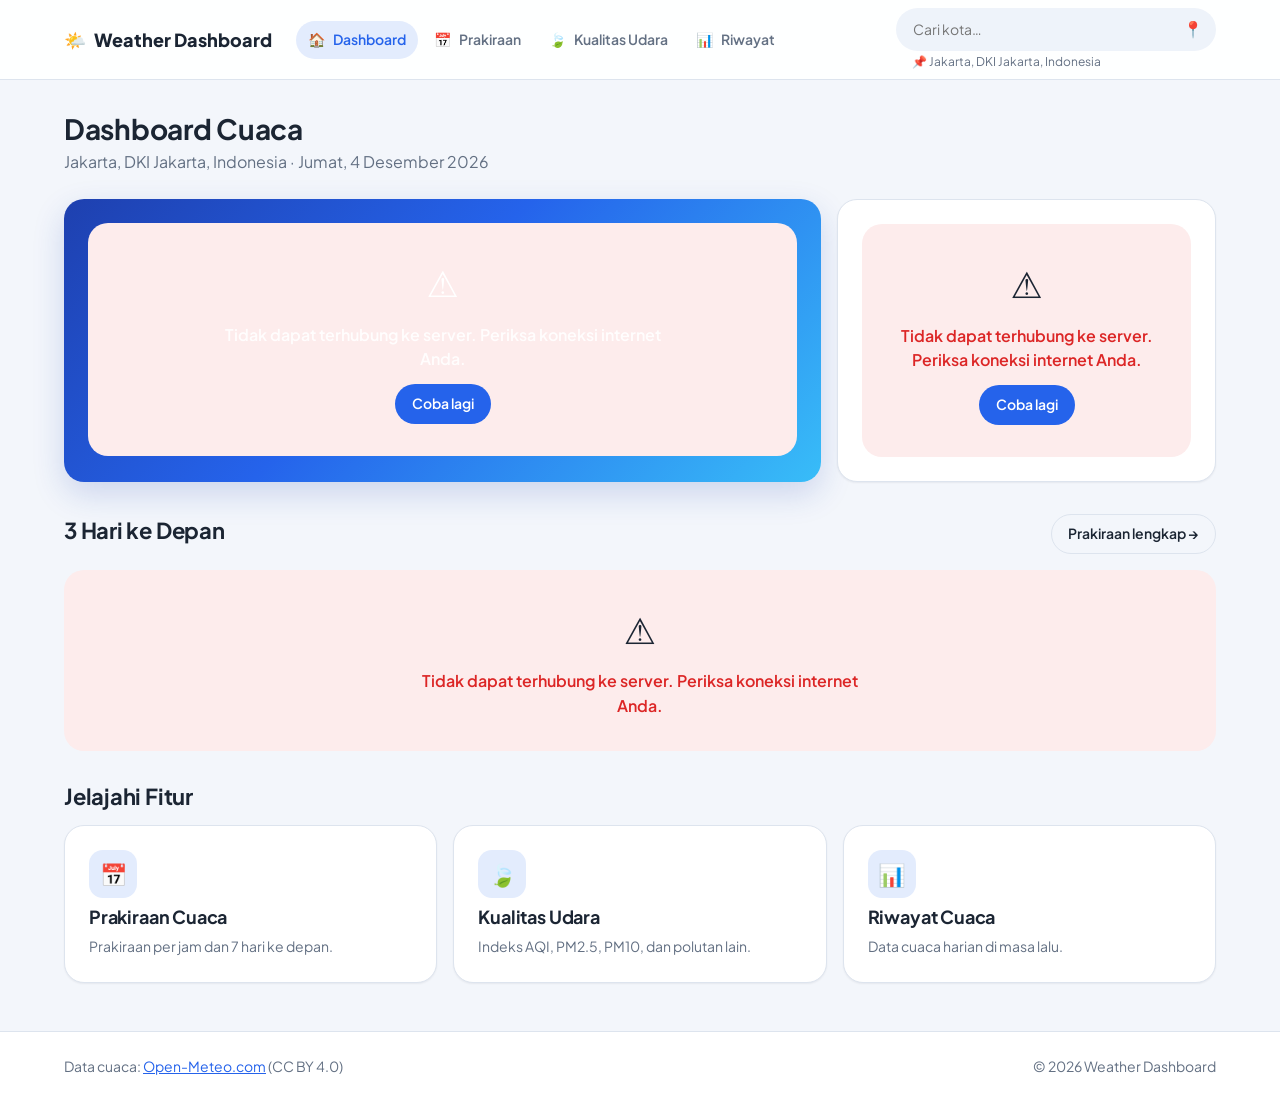
<file: index.html>
<!DOCTYPE html>
<html lang="id">
<head>
  <meta charset="UTF-8">
  <meta name="viewport" content="width=device-width, initial-scale=1.0">
  <meta name="description" content="Dashboard cuaca: kondisi terkini, prakiraan, kualitas udara, dan riwayat cuaca.">
  <title>Dashboard | Weather Dashboard</title>
  <link rel="icon" href="data:image/svg+xml,<svg xmlns='http://www.w3.org/2000/svg' viewBox='0 0 100 100'><text y='.9em' font-size='90'>🌤️</text></svg>">

  <!-- CSS bersama (urutan jangan diubah) -->
  <link rel="stylesheet" href="assets/css/global.css">
  <link rel="stylesheet" href="assets/css/components.css">
  <link rel="stylesheet" href="assets/css/responsive.css">
  <!-- CSS khusus halaman -->
  <link rel="stylesheet" href="assets/css/pages/home.css">
</head>
<body>
  <header id="app-header"></header>

  <main id="app">
    <div class="page-header">
      <h1 class="page-header__title">Dashboard Cuaca</h1>
      <p class="page-header__subtitle" id="page-subtitle">Memuat lokasi…</p>
    </div>

    <div class="home-top">
      <section class="card hero" id="weather-current" aria-label="Cuaca saat ini"></section>
      <section class="card" id="air-quality-summary" aria-label="Ringkasan kualitas udara"></section>
    </div>

    <section class="section" aria-labelledby="days-title">
      <div class="section__header">
        <h2 id="days-title">3 Hari ke Depan</h2>
        <a class="btn btn--ghost" data-link="forecast" href="#">Prakiraan lengkap →</a>
      </div>
      <div id="forecast-summary"></div>
    </section>

    <section class="section" aria-labelledby="features-title">
      <div class="section__header">
        <h2 id="features-title">Jelajahi Fitur</h2>
      </div>
      <div class="grid grid--3" id="feature-links"></div>
    </section>
  </main>

  <footer id="app-footer"></footer>

  <script type="module" src="assets/js/pages/home.js"></script>
</body>
</html>
</file>
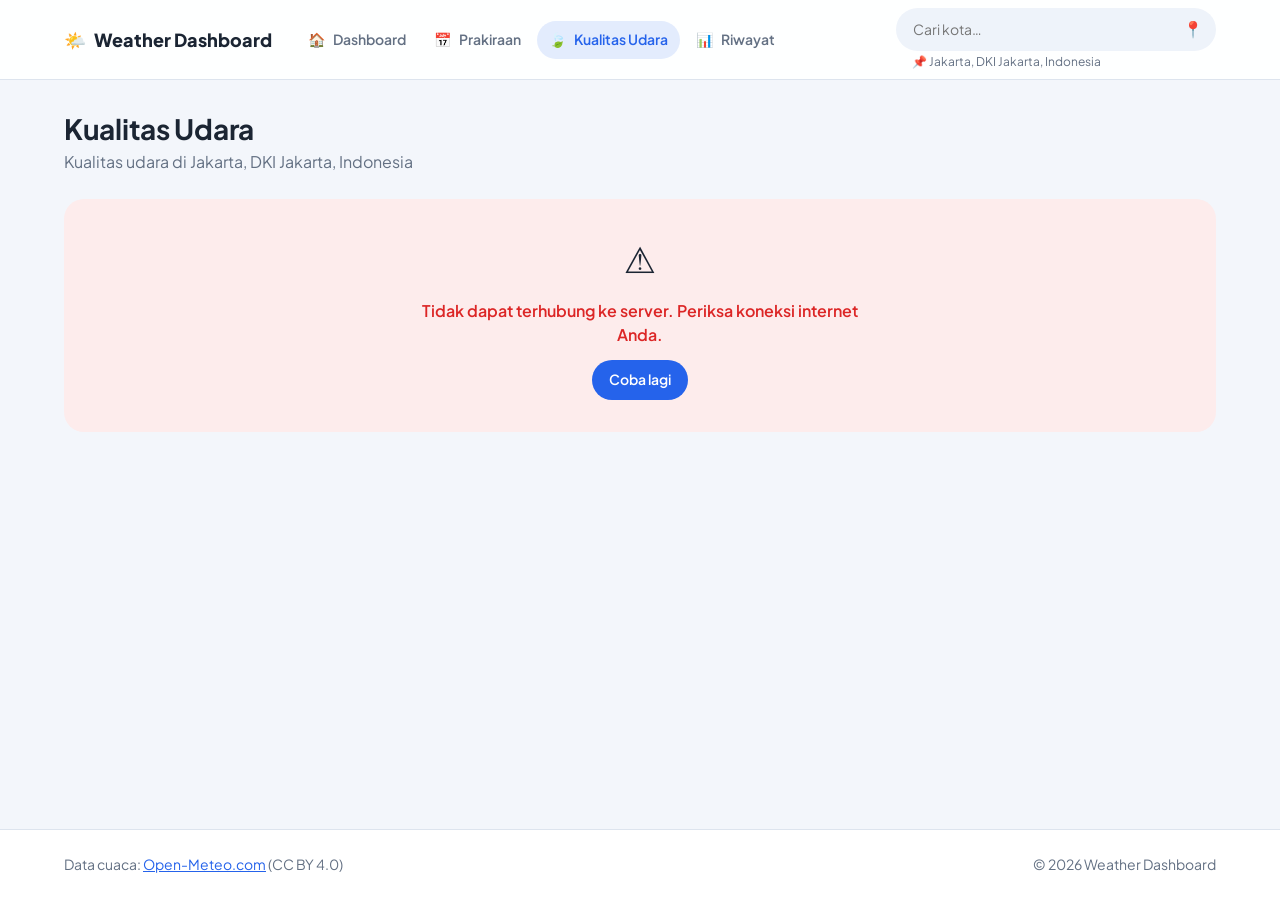
<file: pages/air-quality/index.html>
<!DOCTYPE html>
<html lang="id">
<head>
  <meta charset="UTF-8">
  <meta name="viewport" content="width=device-width, initial-scale=1.0">
  <meta name="description" content="Indeks kualitas udara dan konsentrasi polutan.">
  <title>Kualitas Udara | Weather Dashboard</title>
  <link rel="icon" href="data:image/svg+xml,<svg xmlns='http://www.w3.org/2000/svg' viewBox='0 0 100 100'><text y='.9em' font-size='90'>🌤️</text></svg>">

  <!-- CSS bersama (urutan jangan diubah) -->
  <link rel="stylesheet" href="../../assets/css/global.css">
  <link rel="stylesheet" href="../../assets/css/components.css">
  <link rel="stylesheet" href="../../assets/css/responsive.css">
  <!-- CSS khusus halaman (Developer 2) -->
  <link rel="stylesheet" href="../../assets/css/pages/air-quality.css">
</head>
<body>
  <!-- Owner: Developer 2. Navbar & footer dirender otomatis oleh navigation.js -->
  <header id="app-header"></header>

  <main id="app">
    <div class="page-header">
      <h1 class="page-header__title">Kualitas Udara</h1>
      <p class="page-header__subtitle" id="page-subtitle">Indeks kualitas udara dan konsentrasi polutan.</p>
    </div>

    <!-- Konten halaman dirender oleh assets/js/pages/air-quality.js -->
    <div id="page-content"></div>
  </main>

  <footer id="app-footer"></footer>

  <script type="module" src="../../assets/js/pages/air-quality.js"></script>
</body>
</html>
</file>
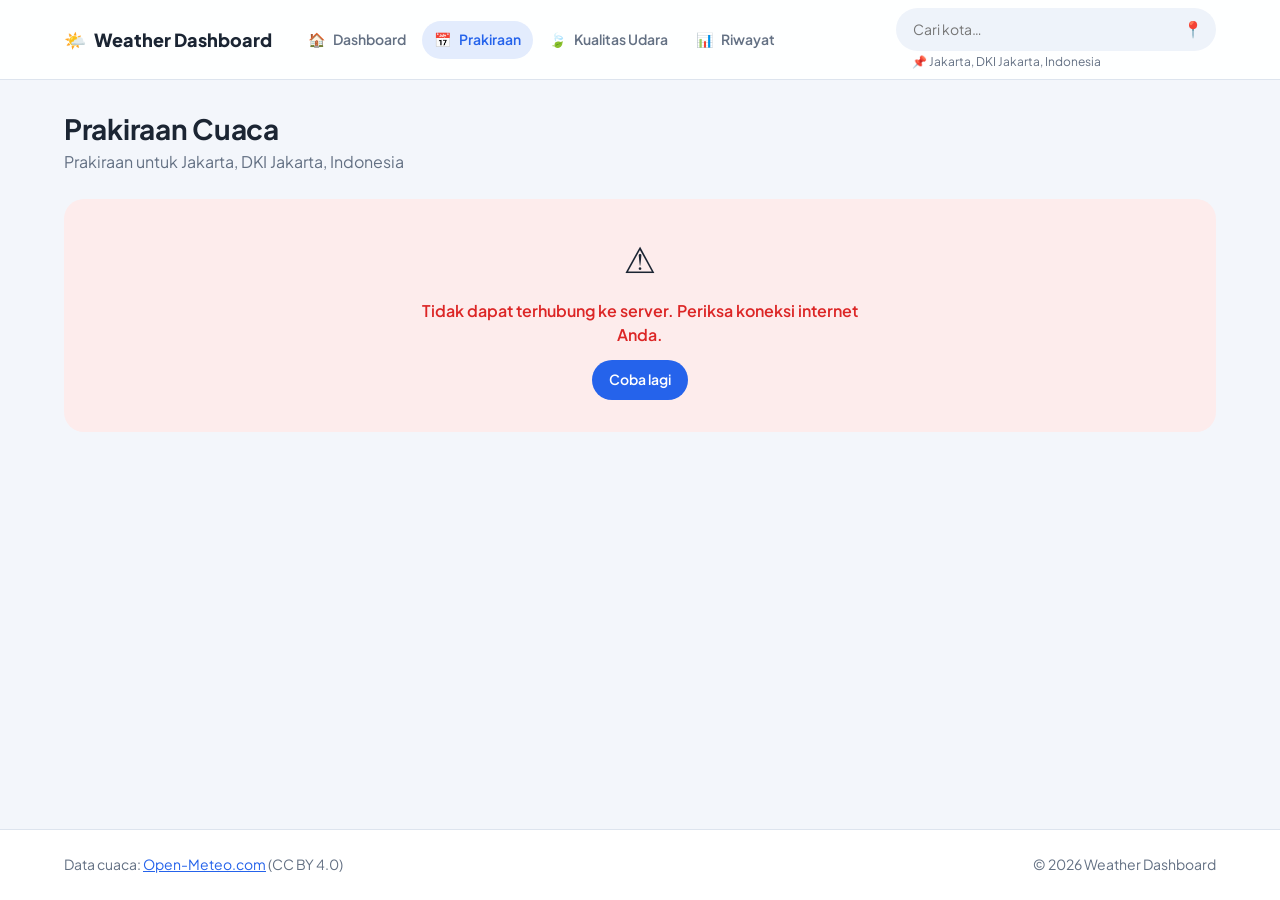
<file: pages/forecast/index.html>
<!DOCTYPE html>
<html lang="id">
<head>
  <meta charset="UTF-8">
  <meta name="viewport" content="width=device-width, initial-scale=1.0">
  <meta name="description" content="Prakiraan per jam dan harian untuk 7 hari ke depan.">
  <title>Prakiraan Cuaca | Weather Dashboard</title>
  <link rel="icon" href="data:image/svg+xml,<svg xmlns='http://www.w3.org/2000/svg' viewBox='0 0 100 100'><text y='.9em' font-size='90'>🌤️</text></svg>">

  <!-- CSS bersama (urutan jangan diubah) -->
  <link rel="stylesheet" href="../../assets/css/global.css">
  <link rel="stylesheet" href="../../assets/css/components.css">
  <link rel="stylesheet" href="../../assets/css/responsive.css">
  <!-- CSS khusus halaman (Developer 1) -->
  <link rel="stylesheet" href="../../assets/css/pages/forecast.css">
</head>
<body>
  <!-- Owner: Developer 1. Navbar & footer dirender otomatis oleh navigation.js -->
  <header id="app-header"></header>

  <main id="app">
    <div class="page-header">
      <h1 class="page-header__title">Prakiraan Cuaca</h1>
      <p class="page-header__subtitle" id="page-subtitle">Prakiraan per jam dan harian untuk 7 hari ke depan.</p>
    </div>

    <!-- Konten halaman dirender oleh assets/js/pages/forecast.js -->
    <div id="page-content"></div>
  </main>

  <footer id="app-footer"></footer>

  <script type="module" src="../../assets/js/pages/forecast.js"></script>
</body>
</html>
</file>
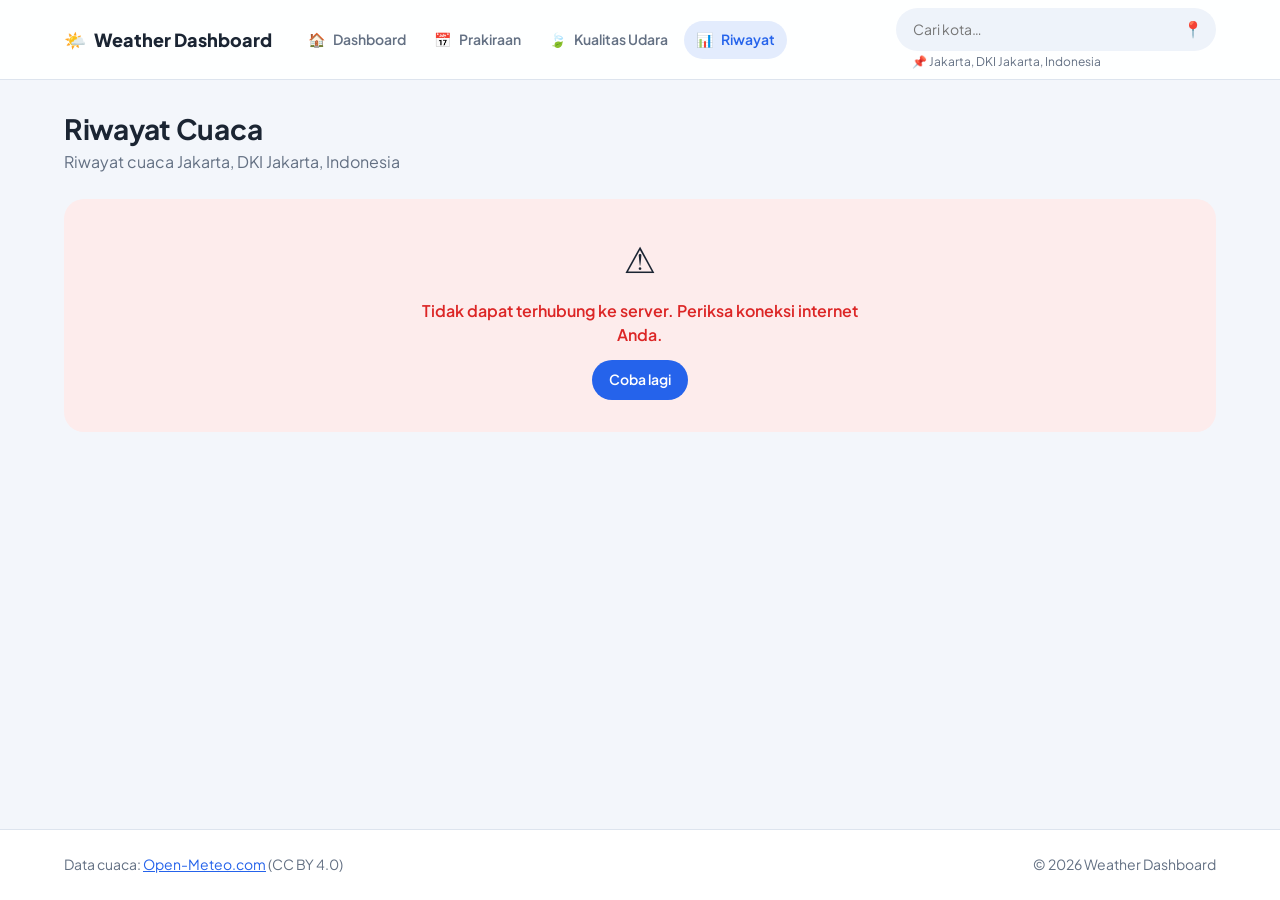
<file: pages/history/index.html>
<!DOCTYPE html>
<html lang="id">
<head>
  <meta charset="UTF-8">
  <meta name="viewport" content="width=device-width, initial-scale=1.0">
  <meta name="description" content="Data cuaca harian di masa lalu.">
  <title>Riwayat Cuaca | Weather Dashboard</title>
  <link rel="icon" href="data:image/svg+xml,<svg xmlns='http://www.w3.org/2000/svg' viewBox='0 0 100 100'><text y='.9em' font-size='90'>🌤️</text></svg>">

  <!-- CSS bersama (urutan jangan diubah) -->
  <link rel="stylesheet" href="../../assets/css/global.css">
  <link rel="stylesheet" href="../../assets/css/components.css">
  <link rel="stylesheet" href="../../assets/css/responsive.css">
  <!-- CSS khusus halaman (Developer 3) -->
  <link rel="stylesheet" href="../../assets/css/pages/history.css">
</head>
<body>
  <!-- Owner: Developer 3. Navbar & footer dirender otomatis oleh navigation.js -->
  <header id="app-header"></header>

  <main id="app">
    <div class="page-header">
      <h1 class="page-header__title">Riwayat Cuaca</h1>
      <p class="page-header__subtitle" id="page-subtitle">Data cuaca harian di masa lalu.</p>
    </div>

    <!-- Konten halaman dirender oleh assets/js/pages/history.js -->
    <div id="page-content"></div>
  </main>

  <footer id="app-footer"></footer>

  <script type="module" src="../../assets/js/pages/history.js"></script>
</body>
</html>
</file>
<file: assets/css/global.css>
/**
 * global.css — Variabel desain, reset, tipografi, dan layout dasar.
 * Owner: Maintainer. Perubahan lewat Issue `shared-request`.
 *
 * Developer: gunakan variabel di :root (mis. var(--color-primary)),
 * jangan menulis ulang warna/ukuran secara hardcode di CSS halaman.
 */

@import url('https://fonts.googleapis.com/css2?family=Plus+Jakarta+Sans:wght@400;500;600;700;800&display=swap');

:root {
  /* Warna */
  --color-bg: #f3f6fb;
  --color-surface: #ffffff;
  --color-surface-alt: #eef3fa;
  --color-border: #dde4ee;
  --color-text: #1b2533;
  --color-text-muted: #637083;
  --color-primary: #2563eb;
  --color-primary-hover: #1d4fd8;
  --color-primary-soft: #e3ecfd;
  --color-accent: #f59e0b;
  --color-success: #16a34a;
  --color-danger: #dc2626;
  --color-danger-soft: #fdecec;
  --gradient-hero: linear-gradient(135deg, #1e40af 0%, #2563eb 45%, #38bdf8 100%);

  /* Tipografi */
  --font-sans: 'Plus Jakarta Sans', system-ui, -apple-system, 'Segoe UI', Roboto, sans-serif;
  --text-xs: 0.75rem;
  --text-sm: 0.875rem;
  --text-base: 1rem;
  --text-lg: 1.125rem;
  --text-xl: 1.375rem;
  --text-2xl: 1.75rem;
  --text-3xl: 2.25rem;
  --text-display: 4rem;

  /* Spasi */
  --space-1: 0.25rem;
  --space-2: 0.5rem;
  --space-3: 0.75rem;
  --space-4: 1rem;
  --space-5: 1.5rem;
  --space-6: 2rem;
  --space-7: 3rem;

  /* Bentuk */
  --radius-sm: 8px;
  --radius-md: 14px;
  --radius-lg: 20px;
  --radius-full: 999px;
  --shadow-sm: 0 1px 2px rgba(16, 24, 40, 0.06);
  --shadow-md: 0 4px 16px rgba(16, 24, 40, 0.08);
  --shadow-lg: 0 12px 32px rgba(30, 64, 175, 0.18);

  /* Layout */
  --container-max: 1200px;
  --navbar-height: 64px;
  --transition: 150ms ease;
}

/* ---------- Reset ---------- */
*,
*::before,
*::after {
  box-sizing: border-box;
}

* {
  margin: 0;
}

html {
  -webkit-text-size-adjust: 100%;
}

body {
  min-height: 100vh;
  display: flex;
  flex-direction: column;
  font-family: var(--font-sans);
  font-size: var(--text-base);
  line-height: 1.55;
  color: var(--color-text);
  background: var(--color-bg);
  -webkit-font-smoothing: antialiased;
}

img,
svg {
  display: block;
  max-width: 100%;
}

input,
button,
select,
textarea {
  font: inherit;
  color: inherit;
}

button {
  cursor: pointer;
}

a {
  color: var(--color-primary);
}

ul[role='list'],
ul[role='listbox'] {
  list-style: none;
  padding: 0;
}

:focus-visible {
  outline: 3px solid rgba(37, 99, 235, 0.45);
  outline-offset: 2px;
}

/* ---------- Tipografi ---------- */
h1,
h2,
h3,
h4 {
  line-height: 1.2;
  font-weight: 700;
  letter-spacing: -0.01em;
}

h1 { font-size: var(--text-2xl); }
h2 { font-size: var(--text-xl); }
h3 { font-size: var(--text-lg); }

.text-muted {
  color: var(--color-text-muted);
}

.text-sm {
  font-size: var(--text-sm);
}

/* ---------- Layout ---------- */
.container {
  width: 100%;
  max-width: var(--container-max);
  margin-inline: auto;
  padding-inline: var(--space-5);
}

main {
  flex: 1;
  width: 100%;
  max-width: var(--container-max);
  margin-inline: auto;
  padding: var(--space-6) var(--space-5) var(--space-7);
}

.page-header {
  margin-bottom: var(--space-5);
}

.page-header__title {
  font-size: var(--text-2xl);
}

.page-header__subtitle {
  margin-top: var(--space-1);
  color: var(--color-text-muted);
}

.section {
  margin-top: var(--space-6);
}

.section__header {
  display: flex;
  align-items: baseline;
  justify-content: space-between;
  gap: var(--space-3);
  margin-bottom: var(--space-4);
}

.grid {
  display: grid;
  gap: var(--space-4);
}

.grid--2 { grid-template-columns: repeat(2, minmax(0, 1fr)); }
.grid--3 { grid-template-columns: repeat(3, minmax(0, 1fr)); }
.grid--4 { grid-template-columns: repeat(4, minmax(0, 1fr)); }

/* ---------- Utilitas ---------- */
.visually-hidden {
  position: absolute !important;
  width: 1px;
  height: 1px;
  padding: 0;
  margin: -1px;
  overflow: hidden;
  clip: rect(0, 0, 0, 0);
  white-space: nowrap;
  border: 0;
}

.skip-link {
  position: absolute;
  left: var(--space-4);
  top: -100px;
  z-index: 100;
  padding: var(--space-2) var(--space-4);
  background: var(--color-primary);
  color: #fff;
  border-radius: var(--radius-sm);
}

.skip-link:focus {
  top: var(--space-2);
}

@media (prefers-reduced-motion: reduce) {
  *,
  *::before,
  *::after {
    animation-duration: 0.01ms !important;
    transition-duration: 0.01ms !important;
  }
}
</file>
<file: assets/css/components.css>
/**
 * components.css — Komponen UI yang dipakai lintas halaman.
 * Owner: Maintainer. Perubahan lewat Issue `shared-request`.
 *
 * Komponen: navbar, location-search, footer, card, btn, badge, stat,
 * state (loading/error/empty), spinner, skeleton, table, notice.
 */

/* ============ Navbar ============ */
.navbar {
  position: sticky;
  top: 0;
  z-index: 50;
  background: rgba(255, 255, 255, 0.92);
  backdrop-filter: saturate(180%) blur(10px);
  border-bottom: 1px solid var(--color-border);
}

.navbar__inner {
  display: flex;
  align-items: center;
  gap: var(--space-5);
  min-height: var(--navbar-height);
}

.navbar__brand {
  display: inline-flex;
  align-items: center;
  gap: var(--space-2);
  font-weight: 800;
  font-size: var(--text-lg);
  color: var(--color-text);
  text-decoration: none;
  white-space: nowrap;
}

.navbar__toggle {
  display: none;
  margin-left: auto;
  padding: var(--space-2) var(--space-3);
  border: 1px solid var(--color-border);
  border-radius: var(--radius-sm);
  background: var(--color-surface);
  font-size: var(--text-lg);
  line-height: 1;
}

.navbar__menu ul {
  display: flex;
  gap: var(--space-1);
  list-style: none;
  padding: 0;
}

.navbar__link {
  display: inline-flex;
  align-items: center;
  gap: var(--space-2);
  padding: var(--space-2) var(--space-3);
  border-radius: var(--radius-full);
  color: var(--color-text-muted);
  font-weight: 600;
  font-size: var(--text-sm);
  text-decoration: none;
  white-space: nowrap;
  transition: background var(--transition), color var(--transition);
}

.navbar__link:hover {
  background: var(--color-surface-alt);
  color: var(--color-text);
}

.navbar__link.is-active {
  background: var(--color-primary-soft);
  color: var(--color-primary);
}

/* ============ Location search (di dalam navbar) ============ */
.location-search {
  display: flex;
  flex-direction: column;
  gap: 2px;
  margin-left: auto;
  padding-block: var(--space-2);
  width: min(320px, 100%);
}

.location-search__field {
  position: relative;
  display: flex;
  align-items: center;
  background: var(--color-surface-alt);
  border: 1px solid transparent;
  border-radius: var(--radius-full);
  transition: border-color var(--transition), background var(--transition);
}

.location-search__field:focus-within {
  background: var(--color-surface);
  border-color: var(--color-primary);
}

.location-search__input {
  flex: 1;
  min-width: 0;
  padding: var(--space-2) var(--space-4);
  border: 0;
  background: transparent;
  font-size: var(--text-sm);
}

.location-search__input:focus {
  outline: none;
}

.location-search__geo {
  padding: var(--space-2) var(--space-3);
  border: 0;
  background: transparent;
  border-radius: var(--radius-full);
}

.location-search__geo:hover {
  background: var(--color-primary-soft);
}

.location-search__geo:disabled {
  opacity: 0.5;
  cursor: progress;
}

.location-search__current {
  padding-left: var(--space-4);
  font-size: var(--text-xs);
  color: var(--color-text-muted);
  white-space: nowrap;
  overflow: hidden;
  text-overflow: ellipsis;
}

.location-search__results {
  position: absolute;
  top: calc(100% + var(--space-2));
  left: 0;
  right: 0;
  z-index: 60;
  margin: 0;
  padding: var(--space-1);
  list-style: none;
  background: var(--color-surface);
  border: 1px solid var(--color-border);
  border-radius: var(--radius-md);
  box-shadow: var(--shadow-md);
  max-height: 320px;
  overflow-y: auto;
}

.location-search__option {
  display: flex;
  flex-direction: column;
  padding: var(--space-2) var(--space-3);
  border-radius: var(--radius-sm);
  cursor: pointer;
}

.location-search__option small {
  color: var(--color-text-muted);
}

.location-search__option:hover,
.location-search__option.is-active {
  background: var(--color-primary-soft);
}

.location-search__message {
  padding: var(--space-3);
  font-size: var(--text-sm);
  color: var(--color-text-muted);
}

/* ============ Footer ============ */
.footer {
  border-top: 1px solid var(--color-border);
  background: var(--color-surface);
  font-size: var(--text-sm);
  color: var(--color-text-muted);
}

.footer__inner {
  display: flex;
  flex-wrap: wrap;
  justify-content: space-between;
  gap: var(--space-2);
  padding-block: var(--space-5);
}

/* ============ Card ============ */
.card {
  background: var(--color-surface);
  border: 1px solid var(--color-border);
  border-radius: var(--radius-lg);
  padding: var(--space-5);
  box-shadow: var(--shadow-sm);
}

.card__header {
  display: flex;
  align-items: center;
  justify-content: space-between;
  gap: var(--space-3);
  margin-bottom: var(--space-4);
}

.card__title {
  font-size: var(--text-lg);
}

.card__subtitle {
  font-size: var(--text-sm);
  color: var(--color-text-muted);
}

.card--link {
  display: block;
  color: inherit;
  text-decoration: none;
  transition: transform var(--transition), box-shadow var(--transition), border-color var(--transition);
}

.card--link:hover {
  transform: translateY(-2px);
  border-color: var(--color-primary);
  box-shadow: var(--shadow-md);
}

/* ============ Button ============ */
.btn {
  display: inline-flex;
  align-items: center;
  justify-content: center;
  gap: var(--space-2);
  padding: var(--space-2) var(--space-4);
  border: 1px solid transparent;
  border-radius: var(--radius-full);
  font-size: var(--text-sm);
  font-weight: 600;
  text-decoration: none;
  transition: background var(--transition), border-color var(--transition);
}

.btn--primary {
  background: var(--color-primary);
  color: #fff;
}

.btn--primary:hover {
  background: var(--color-primary-hover);
}

.btn--ghost {
  background: transparent;
  border-color: var(--color-border);
  color: var(--color-text);
}

.btn--ghost:hover {
  background: var(--color-surface-alt);
}

.btn:disabled {
  opacity: 0.6;
  cursor: not-allowed;
}

/* ============ Badge ============ */
.badge {
  display: inline-flex;
  align-items: center;
  gap: var(--space-1);
  padding: 2px var(--space-3);
  border-radius: var(--radius-full);
  font-size: var(--text-xs);
  font-weight: 700;
  background: var(--color-surface-alt);
  color: var(--color-text);
}

/* ============ Stat (label + nilai) ============ */
.stat {
  display: flex;
  flex-direction: column;
  gap: 2px;
}

.stat__label {
  font-size: var(--text-xs);
  font-weight: 600;
  text-transform: uppercase;
  letter-spacing: 0.04em;
  color: var(--color-text-muted);
}

.stat__value {
  font-size: var(--text-lg);
  font-weight: 700;
}

/* ============ State: loading / error / empty ============ */
.state {
  display: flex;
  flex-direction: column;
  align-items: center;
  justify-content: center;
  gap: var(--space-3);
  min-height: 180px;
  padding: var(--space-6) var(--space-4);
  text-align: center;
  border-radius: var(--radius-lg);
}

.state__icon {
  font-size: var(--text-3xl);
}

.state__text {
  max-width: 42ch;
  color: var(--color-text-muted);
}

.state--error {
  background: var(--color-danger-soft);
}

.state--error .state__text {
  color: var(--color-danger);
  font-weight: 600;
}

.spinner {
  width: 36px;
  height: 36px;
  border: 4px solid var(--color-primary-soft);
  border-top-color: var(--color-primary);
  border-radius: 50%;
  animation: spin 0.8s linear infinite;
}

@keyframes spin {
  to { transform: rotate(360deg); }
}

.skeleton {
  border-radius: var(--radius-sm);
  background: linear-gradient(90deg, var(--color-surface-alt) 25%, #f8fafd 50%, var(--color-surface-alt) 75%);
  background-size: 200% 100%;
  animation: shimmer 1.2s infinite;
}

@keyframes shimmer {
  to { background-position: -200% 0; }
}

/* ============ Table ============ */
.table-wrapper {
  overflow-x: auto;
  border: 1px solid var(--color-border);
  border-radius: var(--radius-md);
}

.table {
  width: 100%;
  border-collapse: collapse;
  font-size: var(--text-sm);
}

.table th,
.table td {
  padding: var(--space-3) var(--space-4);
  text-align: left;
  border-bottom: 1px solid var(--color-border);
  white-space: nowrap;
}

.table th {
  background: var(--color-surface-alt);
  font-weight: 700;
  color: var(--color-text-muted);
}

.table tr:last-child td {
  border-bottom: 0;
}

/* ============ Notice ============ */
.notice {
  padding: var(--space-4) var(--space-5);
  border-radius: var(--radius-md);
  background: var(--color-primary-soft);
  border: 1px dashed var(--color-primary);
  font-size: var(--text-sm);
}

/* ============ Form (dipakai mis. di filter tanggal) ============ */
.form-field {
  display: flex;
  flex-direction: column;
  gap: var(--space-1);
}

.form-label {
  font-size: var(--text-sm);
  font-weight: 600;
}

.form-input {
  padding: var(--space-2) var(--space-3);
  border: 1px solid var(--color-border);
  border-radius: var(--radius-sm);
  background: var(--color-surface);
}

.form-input:focus {
  outline: none;
  border-color: var(--color-primary);
}
</file>
<file: assets/css/responsive.css>
/**
 * responsive.css — Breakpoint global untuk layout & komponen bersama.
 * Owner: Maintainer.
 *
 * Breakpoint standar (pakai angka yang sama di CSS halaman):
 *   ≤ 1024px  tablet landscape
 *   ≤ 900px   tablet / navbar jadi menu hamburger
 *   ≤ 640px   mobile
 */

@media (max-width: 1024px) {
  .grid--4 {
    grid-template-columns: repeat(2, minmax(0, 1fr));
  }

  .navbar__inner {
    gap: var(--space-3);
  }
}

@media (max-width: 900px) {
  .navbar__inner {
    flex-wrap: wrap;
    padding-block: var(--space-2);
  }

  .navbar__toggle {
    display: inline-flex;
  }

  .navbar__menu {
    order: 3;
    display: none;
    width: 100%;
  }

  .navbar__menu.is-open {
    display: block;
  }

  .navbar__menu ul {
    flex-direction: column;
    padding-bottom: var(--space-2);
  }

  .navbar__link {
    width: 100%;
    border-radius: var(--radius-sm);
    padding: var(--space-3);
  }

  .location-search {
    order: 2;
    width: 100%;
    margin-left: 0;
    padding-top: 0;
  }

  .grid--3 {
    grid-template-columns: repeat(2, minmax(0, 1fr));
  }
}

@media (max-width: 640px) {
  :root {
    --text-display: 3.25rem;
  }

  .container,
  main {
    padding-inline: var(--space-4);
  }

  main {
    padding-top: var(--space-5);
  }

  .grid--2,
  .grid--3,
  .grid--4 {
    grid-template-columns: minmax(0, 1fr);
  }

  .card {
    padding: var(--space-4);
    border-radius: var(--radius-md);
  }

  .page-header__title {
    font-size: var(--text-xl);
  }

  .footer__inner {
    flex-direction: column;
  }
}
</file>
<file: assets/css/pages/home.css>
/**
 * home.css — Styling khusus Dashboard (index.html).
 * Owner: Maintainer.
 */

.home-top {
  display: grid;
  grid-template-columns: minmax(0, 2fr) minmax(0, 1fr);
  gap: var(--space-4);
}

/* ---------- Hero: cuaca saat ini ---------- */
.hero {
  background: var(--gradient-hero);
  color: #fff;
  border: 0;
  box-shadow: var(--shadow-lg);
}

.hero .state__text,
.hero .spinner {
  color: rgba(255, 255, 255, 0.9);
}

.hero .spinner {
  border-color: rgba(255, 255, 255, 0.3);
  border-top-color: #fff;
}

.hero__top {
  display: flex;
  align-items: center;
  gap: var(--space-5);
}

.hero__icon {
  font-size: 4.5rem;
  line-height: 1;
}

.hero__temp {
  font-size: var(--text-display);
  font-weight: 800;
  line-height: 1;
  letter-spacing: -0.03em;
}

.hero__label {
  margin-top: var(--space-1);
  font-size: var(--text-lg);
  font-weight: 600;
  opacity: 0.95;
}

.hero__range {
  margin-left: auto;
  display: flex;
  flex-direction: column;
  align-items: flex-end;
  font-weight: 700;
  font-size: var(--text-lg);
}

.hero__meta {
  margin-top: var(--space-4);
  font-size: var(--text-sm);
  opacity: 0.85;
}

.hero__stats {
  display: grid;
  grid-template-columns: repeat(3, minmax(0, 1fr));
  gap: var(--space-4);
  margin-top: var(--space-5);
  padding-top: var(--space-5);
  border-top: 1px solid rgba(255, 255, 255, 0.25);
}

.hero__stats dd,
.aqi-summary__pollutants dd {
  margin: 0;
}

.hero .stat__label {
  color: rgba(255, 255, 255, 0.75);
}

.hero .stat__value small {
  font-weight: 500;
  font-size: var(--text-xs);
  opacity: 0.85;
}

/* ---------- Ringkasan kualitas udara ---------- */
#air-quality-summary {
  display: flex;
  flex-direction: column;
}

.aqi-summary {
  display: flex;
  align-items: center;
  gap: var(--space-4);
}

.aqi-summary__gauge {
  display: grid;
  place-items: center;
  width: 92px;
  height: 92px;
  flex-shrink: 0;
  border-radius: 50%;
  background: conic-gradient(var(--aqi-color) 0 100%);
  box-shadow: inset 0 0 0 10px rgba(255, 255, 255, 0.55);
}

.aqi-summary__value {
  font-size: var(--text-2xl);
  font-weight: 800;
  color: #fff;
  text-shadow: 0 1px 2px rgba(0, 0, 0, 0.25);
}

.aqi-summary__us {
  margin-top: var(--space-2);
}

.aqi-summary__pollutants {
  display: grid;
  grid-template-columns: repeat(3, minmax(0, 1fr));
  gap: var(--space-3);
  margin: var(--space-5) 0 var(--space-2);
}

.aqi-summary__link {
  margin-top: auto;
  align-self: flex-start;
}

/* ---------- Kartu 3 hari ---------- */
.day-card {
  display: flex;
  flex-direction: column;
  gap: var(--space-2);
}

.day-card__name {
  font-size: var(--text-base);
}

.day-card__icon {
  font-size: 2.75rem;
  line-height: 1;
  margin-top: var(--space-2);
}

.day-card__label {
  font-weight: 600;
}

.day-card__temp {
  display: flex;
  gap: var(--space-3);
  align-items: baseline;
  font-size: var(--text-xl);
}

/* ---------- Kartu fitur ---------- */
.feature-card {
  display: flex;
  flex-direction: column;
  gap: var(--space-2);
}

.feature-card__icon {
  display: grid;
  place-items: center;
  width: 48px;
  height: 48px;
  border-radius: var(--radius-md);
  background: var(--color-primary-soft);
  font-size: var(--text-xl);
}

/* ---------- Responsif ---------- */
@media (max-width: 900px) {
  .home-top {
    grid-template-columns: minmax(0, 1fr);
  }
}

@media (max-width: 640px) {
  .hero__top {
    flex-wrap: wrap;
    gap: var(--space-3);
  }

  .hero__icon {
    font-size: 3.5rem;
  }

  .hero__range {
    margin-left: 0;
    flex-direction: row;
    gap: var(--space-4);
    width: 100%;
  }

  .hero__stats {
    grid-template-columns: repeat(2, minmax(0, 1fr));
  }
}
</file>
<file: assets/css/pages/air-quality.css>
/**
 * air-quality.css — Styling khusus halaman Kualitas Udara.
 * Owner: Developer 2.
 *
 * Aturan:
 * - Semua selector diawali prefix halaman (mis. .air-quality-...) agar tidak bentrok.
 * - Gunakan variabel dari global.css (var(--color-primary), var(--space-4), dst).
 * - Breakpoint: 1024px, 900px, 640px (sama dengan responsive.css).
 */
</file>
<file: assets/css/pages/forecast.css>
/**
 * forecast.css — Styling khusus halaman Prakiraan Cuaca.
 * Owner: Developer 1.
 *
 * Aturan:
 * - Semua selector diawali prefix halaman (mis. .forecast-...) agar tidak bentrok.
 * - Gunakan variabel dari global.css (var(--color-primary), var(--space-4), dst).
 * - Breakpoint: 1024px, 900px, 640px (sama dengan responsive.css).
 */
</file>
<file: assets/css/pages/history.css>
/**
 * history.css — Styling khusus halaman Riwayat Cuaca.
 * Owner: Developer 3.
 *
 * Aturan:
 * - Semua selector diawali prefix halaman (mis. .history-...) agar tidak bentrok.
 * - Gunakan variabel dari global.css (var(--color-primary), var(--space-4), dst).
 * - Breakpoint: 1024px, 900px, 640px (sama dengan responsive.css).
 */
</file>
